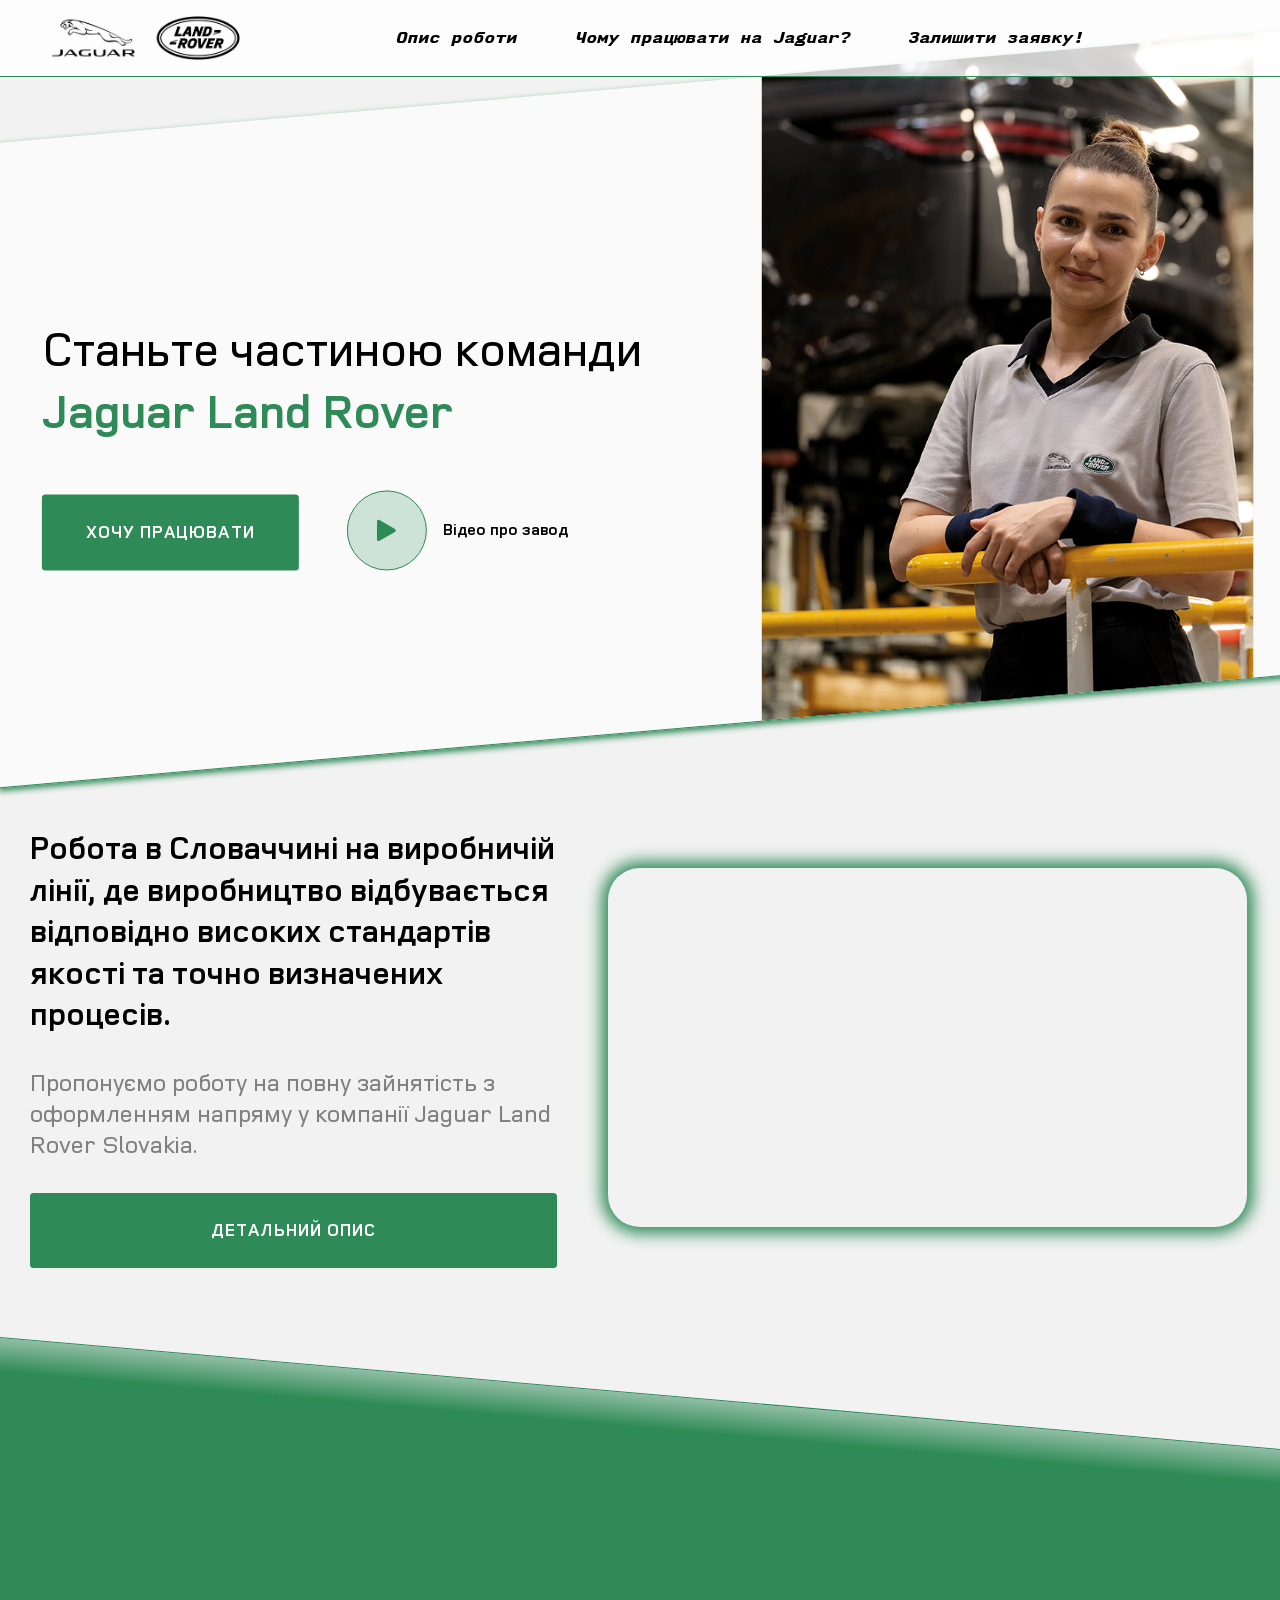
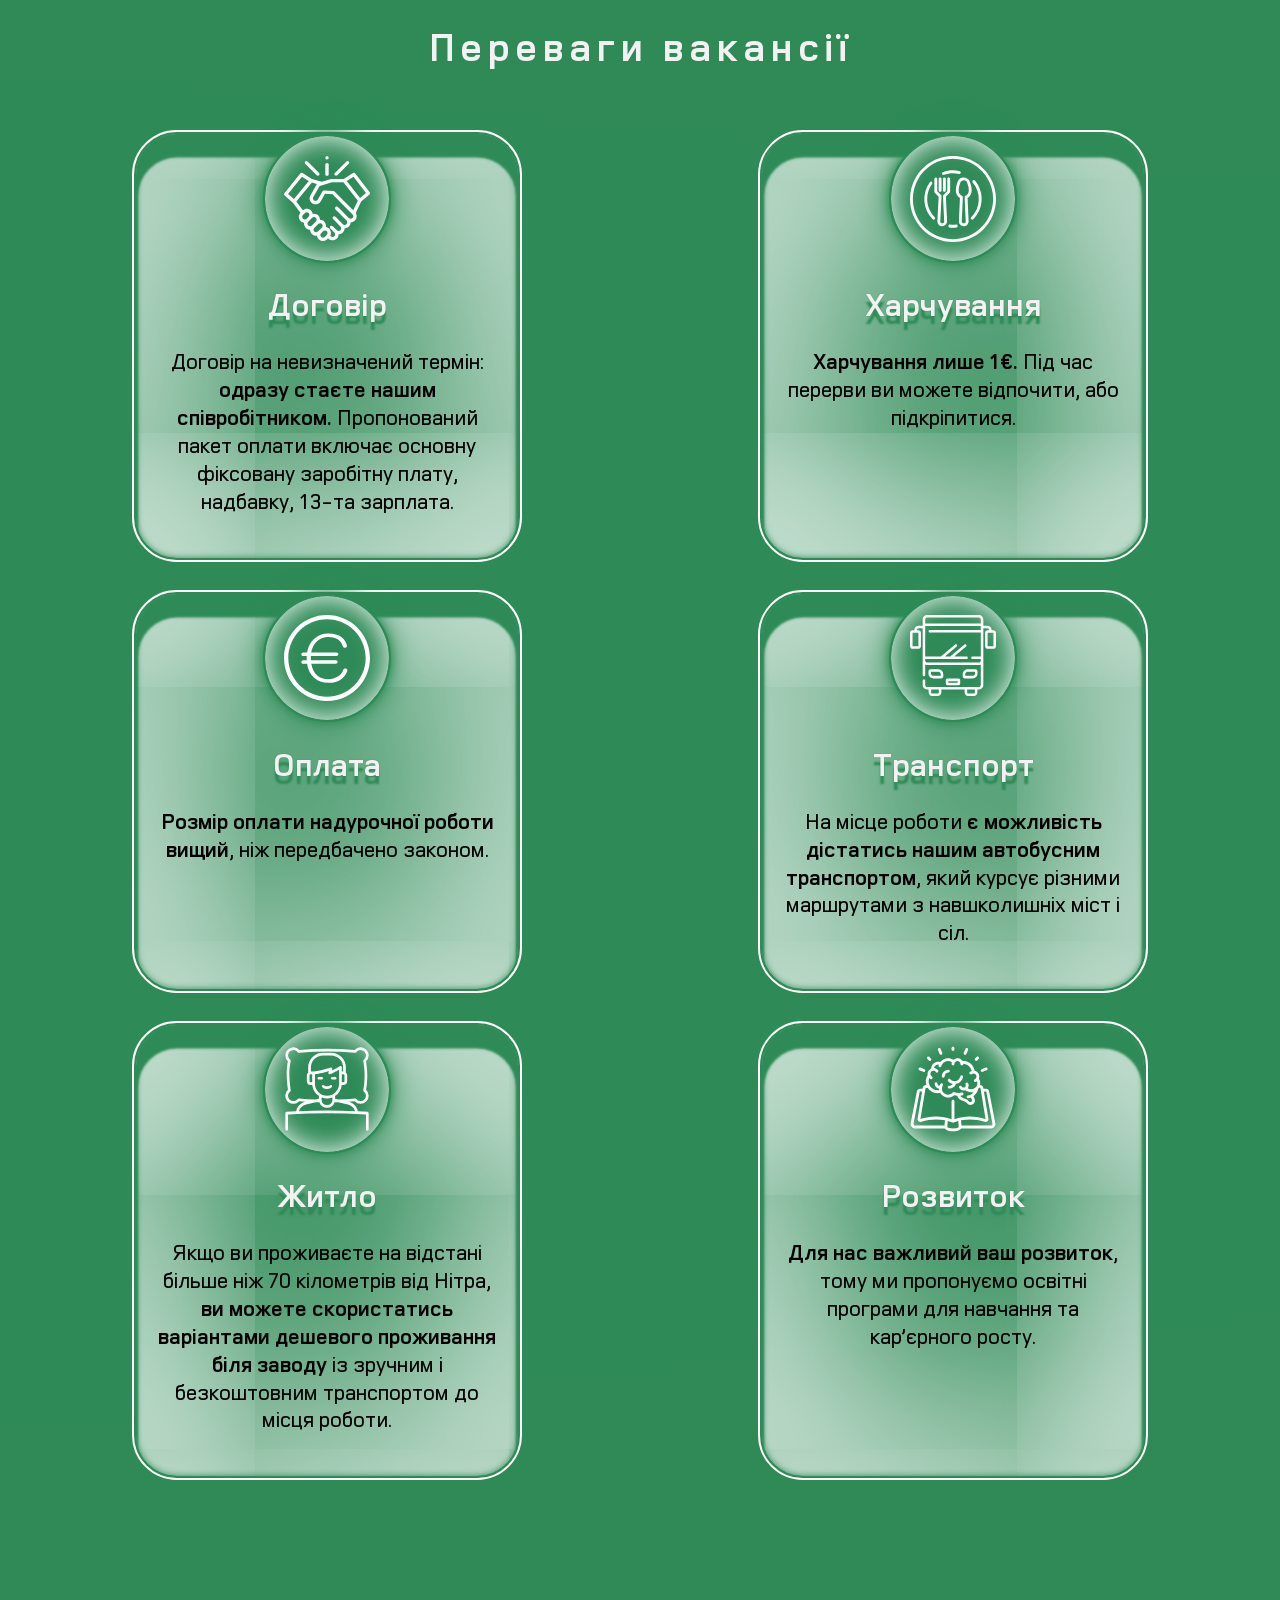
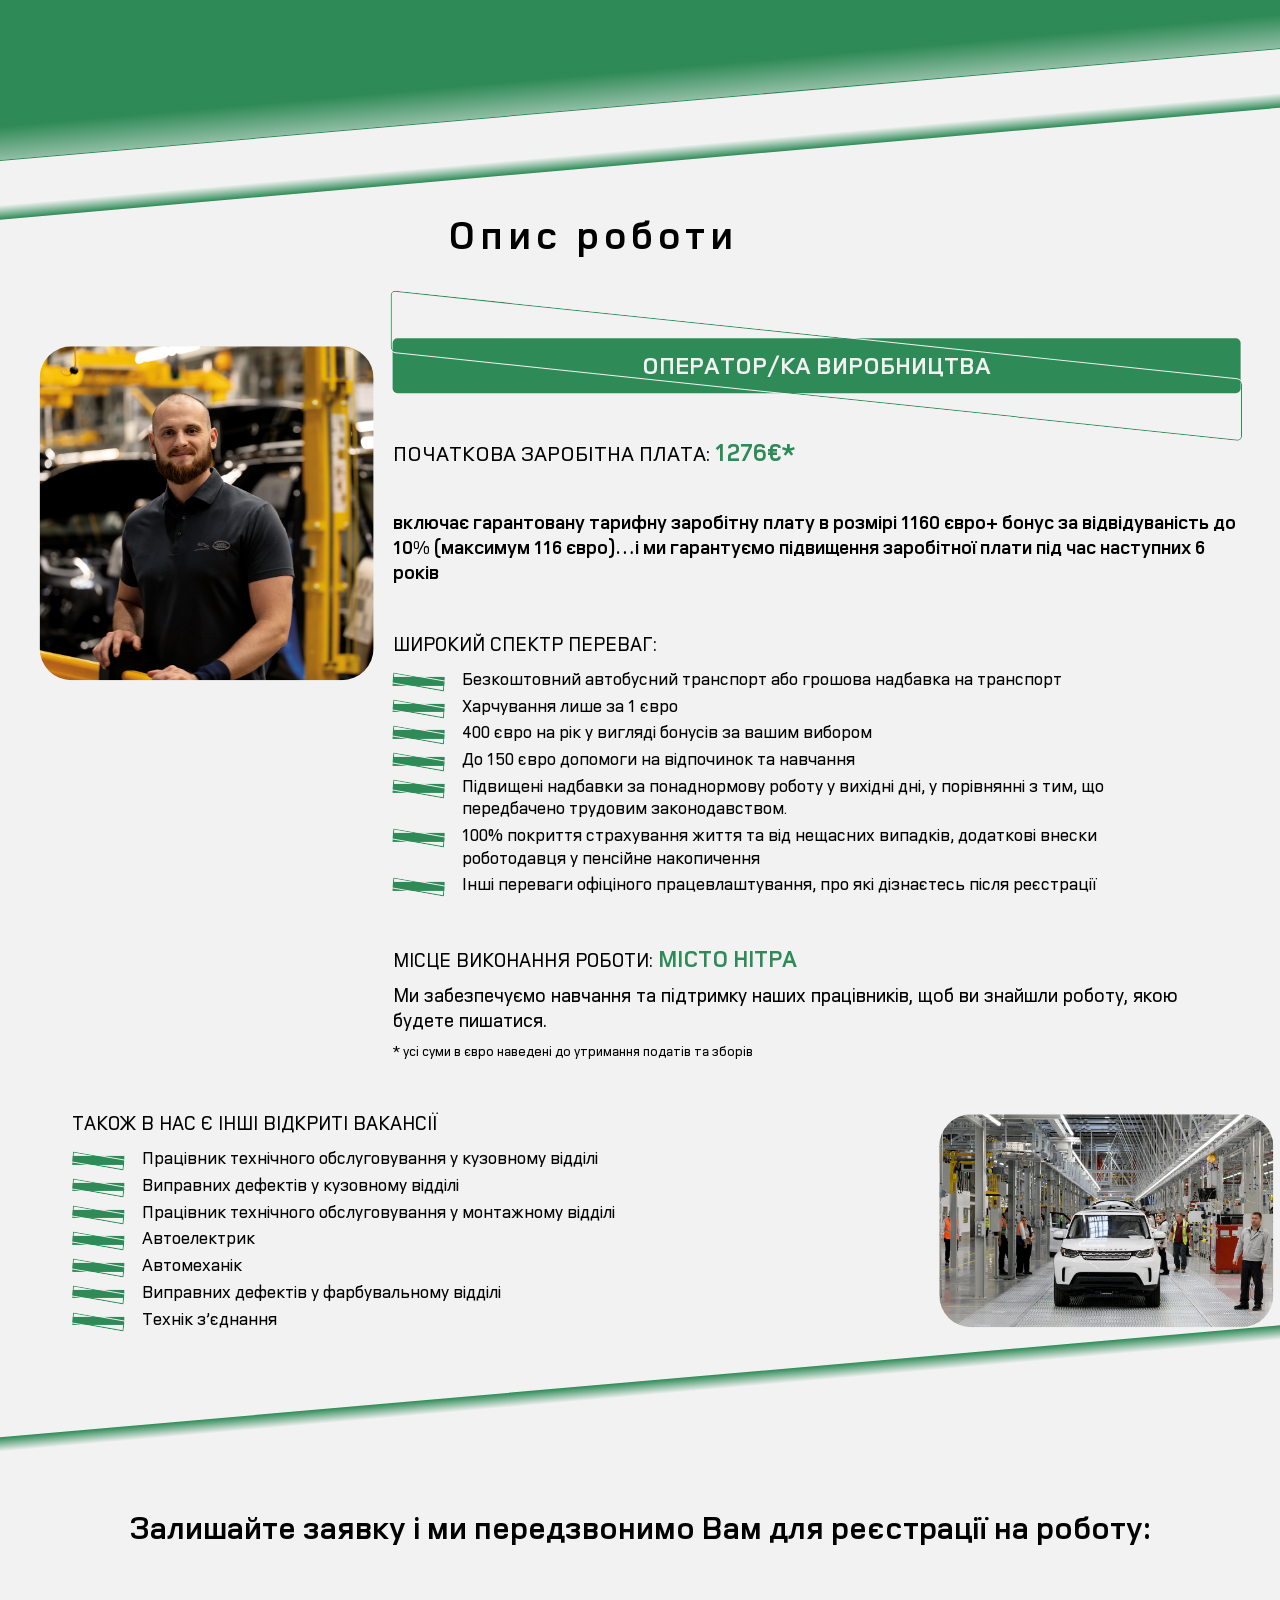
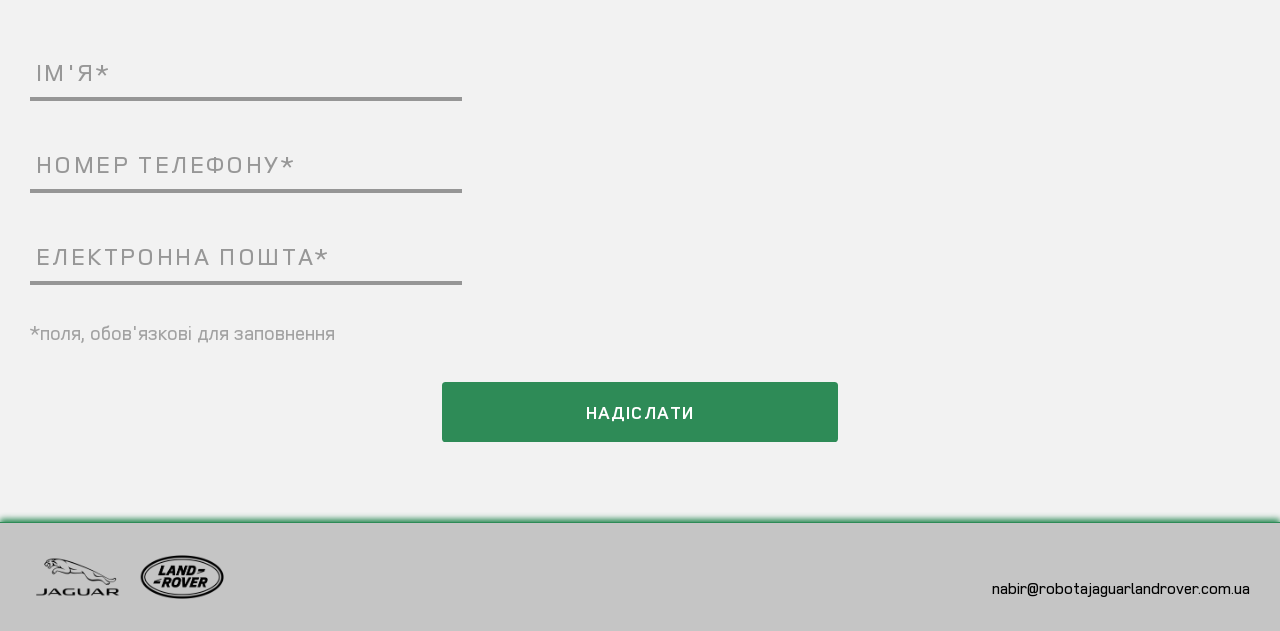
<file: index.html>
<!DOCTYPE html>
<html lang="uk">
<head>
   <meta charset="UTF-8">
   <meta http-equiv="X-UA-Compatible" content="IE=edge">
   <meta name="viewport" content="width=device-width, initial-scale=1.0">
   <link rel="stylesheet" href="css/style.css">
   <title>Lesson_17</title>
</head>
<body>
   <div class="wrapper">
      <header class="header">
         <div class="header__container">
            <div class="header__content conten-header">
               <div class="content-header__logo logo-block">
                  <div class="logo-block__image">
                     <img title="На початок сторінки" data-goto=".heading__container" class="link" src="img/logo/cropped-JLR-logo.webp" alt="logo">
                  </div>
               </div>
               <nav class="content-header__nav nav-block">
                  <ul class="nav-block__items">
                     <li class="nav-block__item">
                        <a data-goto=".work__title" href="#" class="nav-block__link link">
                           Опис роботи
                        </a>
                     </li>
                     <li class="nav-block__item">
                        <a data-goto=".benefits__title" href="#" class="nav-block__link link">
                           Чому працювати на Jaguar?
                        </a>
                     </li>
                     <li class="nav-block__item">
                        <a data-goto=".form__title" href="#" class="nav-block__link link">
                           Залишити заявку!
                        </a>
                     </li>
                     
                  </ul>
               </nav>
               <div class="content-header__icon">
                  <span></span>
               </div>
            </div>
         </div>
      </header>
      <main class="main">
         <section class="main__heading heading">
            <div class="heading__container">
               <div class="heading__content">
                  <div class="heading__title title-block">
                     <h1>Станьте частиною команди<br><b>Jaguar Land Rover</b></h1>
                  </div>
                  <div class="heading__action action-button">
                     <div class="action-button button-bg">
                        <a data-goto=".form__title" href="#" class="button-bg__link link">Хочу працювати
                        </a>
                     </div>
                     <div class="action-button button-play">
                        <a href="https://www.youtube.com/watch?v=NEhsQ5lwHX8" class="button-play__link">
                           <span>Відео про завод
                           </span>
                        </a>
                     </div>
                  </div>
               </div>
               <div class="heading__media">
                  <div class="heading__image">
                     <img src="img/pictures/1.webp" alt="picture">
                  </div>
               </div>
            </div>
         </section>
         <div class="main__video video">
            <div class="video__container">
               <div class="video__text text-block">
                  <p class="text-block__item">Робота в Словаччині на виробничій лінії, де виробництво відбувається відповідно високих стандартів якості та точно
                  визначених процесів.</p>
                  <p class="text-block__item">Пропонуємо роботу на повну зайнятість з оформленням напряму у компанії Jaguar Land Rover Slovakia.</p>
                  <div class="text-block__button button-bg">
                     <a data-goto=".work__title" href="#" class="button-bg__link link">Детальний опис
                     </a>
                  </div>
               </div>
               <div class="video__content">
                  <div class="video__wrap">
                     <iframe src="https://www.youtube.com/embed/NEhsQ5lwHX8?controls=1" title="YouTube video player" allow="accelerometer; autoplay; clipboard-write; encrypted-media; gyroscope; picture-in-picture" allowfullscreen></iframe>
                  </div>
               </div>
            </div>
         </div>
         <section class="benefits" id="benefits">
            <div class="benefits__container">
               <div class="benefits__title">
                  <h2>Переваги вакансії</h2>
               </div>
               <div class="benefits__items items-benefits">
                  <div class="items-benefits__bunner bunner">
                     <div class="bunner__icon icon-hand">
                     </div>
                     <div class="bunner__title">Договір
                     </div>
                     <div class="bunner__text">
                        Договір на невизначений термін: <b> одразу стаєте нашим співробітником.</b>
                        Пропонований пакет оплати включає основну фіксовану заробітну плату, надбавку, 13-та зарплата.
                     </div>
                  </div>
                  <div class="items-benefits__bunner bunner">
                     <div class="bunner__icon icon-dish">
                     </div>
                     <div class="bunner__title">
                        Харчування
                     </div>
                     <div class="bunner__text">
                        <b>Харчування лише 1€.</b> Під час перерви ви можете відпочити, або підкріпитися.
                     </div>
                  </div>
                  <div class="items-benefits__bunner bunner">
                     <div class="bunner__icon icon-euro">
                     </div>
                     <div class="bunner__title">Оплата
                     </div>
                     <div class="bunner__text">
                        <b>Розмір оплати надурочної роботи вищий</b>, ніж передбачено законом.
                     </div>
                  </div>
                  <div class="items-benefits__bunner bunner">
                     <div class="bunner__icon icon-bus">
                     </div>
                     <div class="bunner__title">
                        Транспорт
                     </div>
                     <div class="bunner__text">
                        На місце роботи <b>є можливість дістатись нашим автобусним транспортом</b>, який курсує різними маршрутами з навшколишніх міст
                        і сіл.
                     </div>
                  </div>
                  <div class="items-benefits__bunner bunner">
                     <div class="bunner__icon icon-sleep">
                     </div>
                     <div class="bunner__title">Житло
                     </div>
                     <div class="bunner__text">
                        Якщо ви проживаєте на відстані більше ніж 70 кілометрів від Нітра,<b> ви можете скористатись варіантами дешевого проживання
                        біля заводу</b> із зручним і безкоштовним транспортом до місця роботи.
                     </div>
                  </div>
                  <div class="items-benefits__bunner bunner">
                     <div class="bunner__icon icon-book">
                     </div>
                     <div class="bunner__title">
                        Розвиток
                     </div>
                     <div class="bunner__text">
                        <b>Для нас важливий ваш розвиток</b>, тому ми пропонуємо освітні програми для навчання та кар’єрного росту.
                     </div>
                  </div>
               </div>
            </div>
         </section>
         <section class="work">
            <div class="work__container">
               <div class="work__title">
                  <h2>Опис роботи</h2>
               </div>
               <div class="work__content">
                  <div class="work__block">
                     <div class="work__image hide">
                        <img src="img/pictures/2.webp" alt="picture">
                     </div>
                     <div class="work__head head-block">
                        <div class="head-block__title">
                           <h3>ОПЕРАТОР/КА ВИРОБНИЦТВА</h3>
                        </div>
                        <div class="head-block__subtitle">
                           ПОЧАТКОВА ЗАРОБІТНА ПЛАТА: <b>1276€*</b>
                        </div>
                        <div class="head-block__text">
                           <p class="head-block__item-bold">включає гарантовану тарифну заробітну плату в розмірі 1160 євро+ бонус за
                              відвідуваність до 10% (максимум 116 євро)…і ми
                              гарантуємо підвищення заробітної плати під час наступних 6 років</p>
                        </div>
                        <div class="head-block__list list-block">
                           <div class="list-block__title">
                              <h4>ШИРОКИЙ СПЕКТР ПЕРЕВАГ:</h4>
                           </div>
                           <ul class="list-block__items">
                              <li class="list-block__item">
                                 <span>Безкоштовний автобусний транспорт або грошова надбавка на транспорт</span>
                              </li>
                              <li class="list-block__item">
                                 <span>Харчування лише за 1 євро</span>
                              </li>
                              <li class="list-block__item">
                                 <span>400 євро на рік у вигляді бонусів за вашим вибором</span>
                              </li>
                              <li class="list-block__item">
                                 <span>До 150 євро допомоги на відпочинок та навчання</span>
                              </li>
                              <li class="list-block__item">
                                 <span>Підвищені надбавки за понаднормову роботу у вихідні дні, у порівнянні з тим, що передбачено
                                    трудовим законодавством.</span>
                              </li>
                              <li class="list-block__item">
                                 <span>100% покриття страхування життя та від нещасних випадків, додаткові внески роботодавця у пенсійне
                                    накопичення</span>
                              </li>
                              <li class="list-block__item">
                                 <span>Інші переваги офіціного працевлаштування, про які дізнаєтесь після реєстрації</span>
                              </li>
                           </ul>
                        </div>
                        <div class="head-block__text">
                           <div class="head-block__city">МІСЦЕ ВИКОНАННЯ РОБОТИ: <b>МІСТО НІТРА</b></div>
                           <p class="head-block__item">Ми забезпечуємо навчання та підтримку наших працівників, щоб ви знайшли роботу,
                           якою будете пишатися.</p>
                           <p class="head-block__small">* усі суми в євро наведені до утримання податів та зборів</p>
                        </div>
                     </div>
                  </div>
                  <div class="work__block">
                     <div class="work__image">
                        <img src="img/pictures/a86f6cb8-eba3-445c-be76-f1ad46ae2a42.webp" alt="picture">
                     </div>
                     <div class="work__bottom bottom-block">
                        <div class="bottom-block__list list-block">
                           <div class="list-block__title">
                              <h4>ТАКОЖ В НАС Є ІНШІ ВІДКРИТІ ВАКАНСІЇ</h4>
                           </div>
                           <ul class="list-block__items">
                              <li class="list-block__item">
                                 <span>Працівник технічного обслуговування у кузовному відділі</span>
                              </li>
                              <li class="list-block__item">
                                 <span>Виправних дефектів у кузовному відділі</span>
                              </li>
                              <li class="list-block__item">
                                 <span>Працівник технічного обслуговування у монтажному відділі</span>
                              </li>
                              <li class="list-block__item">
                                 <span>Автоелектрик</span>
                              </li>
                              <li class="list-block__item">
                                 <span>Автомеханік</span>
                              </li>
                              <li class="list-block__item">
                                 <span>Виправних дефектів у фарбувальному відділі</span>
                              </li>
                              <li class="list-block__item">
                                 <span>Технік з’єднання</span>
                              </li>
                           </ul>
                        </div>
                     </div>
                  </div>
               </div>
            </div>
         </section>
         <section class="form">
            <div class="form__container">
               <div class="form__title">
                  <h3>Залишайте заявку і ми передзвонимо Вам для реєстрації на роботу:</h3>
               </div>
               <form action="#" class="form__box box-form">
                  <div class="box-form__input">
                     <input type="text" required="required">
                     <span>Ім'я*</span>
                     <i></i>
                  </div>
                  <div class="box-form__input">
                     <input type="tel" required="required">
                     <span>Номер телефону*</span>
                     <i></i>
                  </div>
                  <div class="box-form__input">
                     <input type="email" required="required">
                     <span>Електронна пошта*</span>
                     <i></i>
                  </div>
                  <span class="form__text">*поля, обов'язкові для заповнення</span>
                  <button type="submit" class="form__button button-bg">надіслати</button>
               </form>
            </div>
         </section>
      </main>
      <footer class="footer">
         <div class="footer__container">
            <div class="footer__content">
               <div class="footer__logo logo-block">
                  <div class="logo-block__image">
                     <img title="На початок сторінки" data-goto=".heading__container" class="link" src="img/logo/cropped-JLR-logo.webp"
                        alt="logo">
                  </div>
               </div>
               <div class="footer__email">
                  nabir@robotajaguarlandrover.com.ua
               </div>
            </div>
         </div>
      </footer>
   </div>
   <script src="js/script.js"></script>
</body>
</html>
</file>
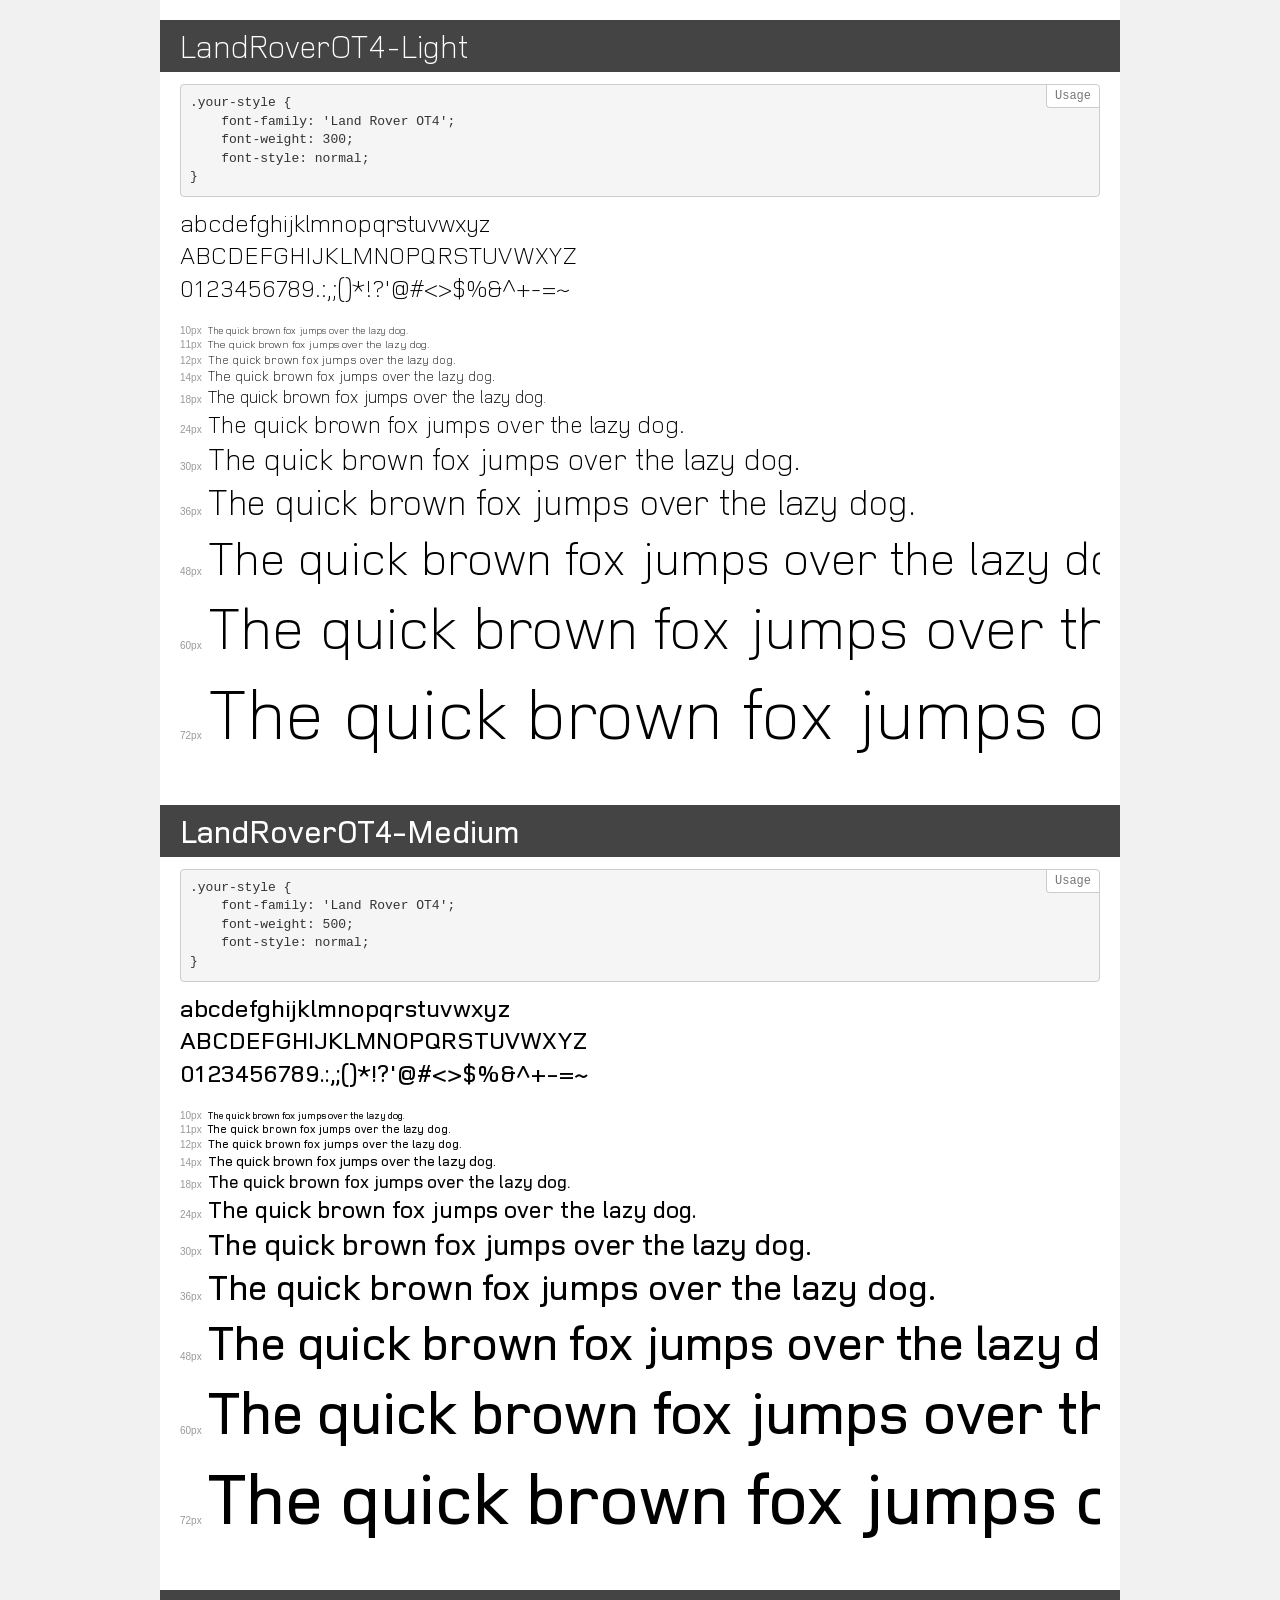
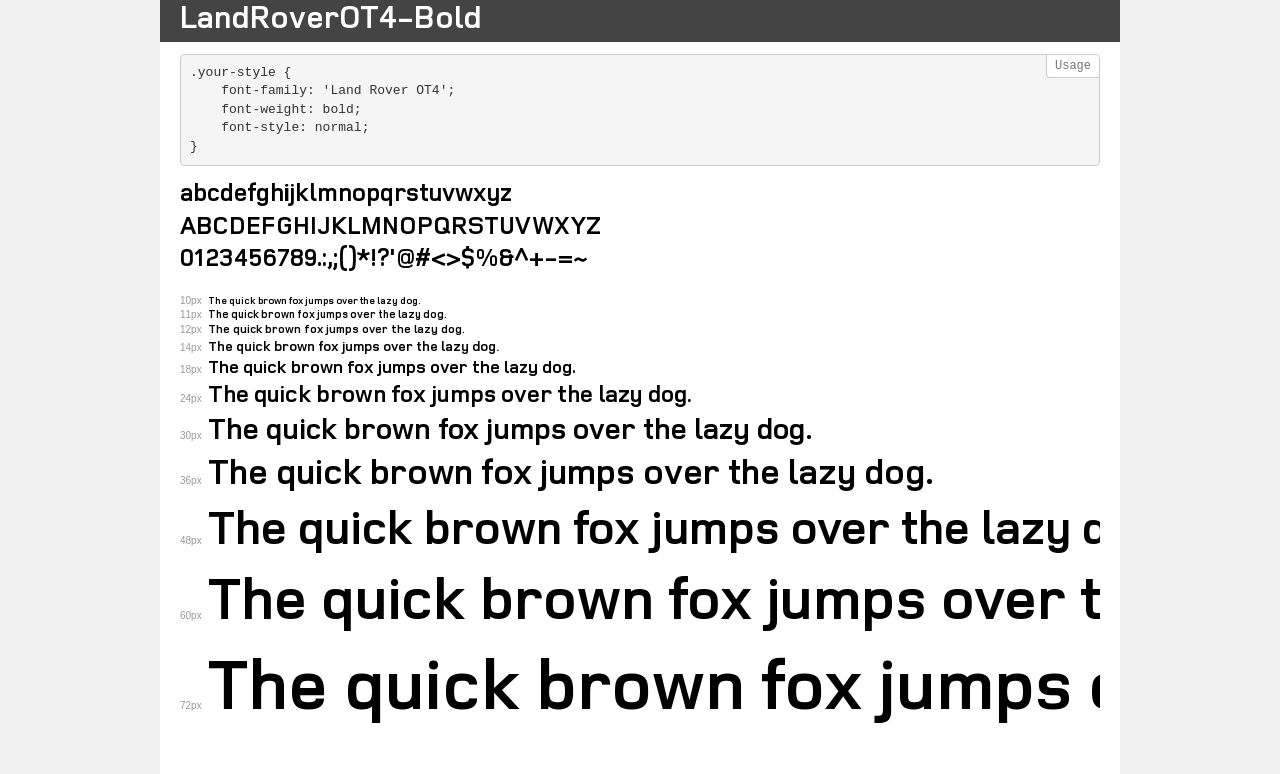
<file: fonts/font/demo.html>
<!DOCTYPE html>
<html>
<head>
    <meta charset="utf-8">
    <meta http-equiv="X-UA-Compatible" content="IE=edge">
    <meta name="viewport" content="width=device-width, initial-scale=1">
    <meta name="robots" content="noindex, noarchive">
    <meta name="format-detection" content="telephone=no">
    <title>Transfonter demo</title>
    <link href="stylesheet.css" rel="stylesheet">
    <style>
        /*
        http://meyerweb.com/eric/tools/css/reset/
        v2.0 | 20110126
        License: none (public domain)
        */
        html, body, div, span, applet, object, iframe,
        h1, h2, h3, h4, h5, h6, p, blockquote, pre,
        a, abbr, acronym, address, big, cite, code,
        del, dfn, em, img, ins, kbd, q, s, samp,
        small, strike, strong, sub, sup, tt, var,
        b, u, i, center,
        dl, dt, dd, ol, ul, li,
        fieldset, form, label, legend,
        table, caption, tbody, tfoot, thead, tr, th, td,
        article, aside, canvas, details, embed,
        figure, figcaption, footer, header, hgroup,
        menu, nav, output, ruby, section, summary,
        time, mark, audio, video {
            margin: 0;
            padding: 0;
            border: 0;
            font-size: 100%;
            font: inherit;
            vertical-align: baseline;
        }
        /* HTML5 display-role reset for older browsers */
        article, aside, details, figcaption, figure,
        footer, header, hgroup, menu, nav, section {
            display: block;
        }
        body {
            line-height: 1;
        }
        ol, ul {
            list-style: none;
        }
        blockquote, q {
            quotes: none;
        }
        blockquote:before, blockquote:after,
        q:before, q:after {
            content: '';
            content: none;
        }
        table {
            border-collapse: collapse;
            border-spacing: 0;
        }
        /* common styles */
        body {
            background: #f1f1f1;
            color: #000;
        }
        .page {
            background: #fff;
            width: 920px;
            margin: 0 auto;
            padding: 20px 20px 0 20px;
            overflow: hidden;
        }
        .font-container {
            overflow-x: auto;
            overflow-y: hidden;
            margin-bottom: 40px;
            line-height: 1.3;
            white-space: nowrap;
            padding-bottom: 5px;
        }
        h1 {
            position: relative;
            background: #444;
            font-size: 32px;
            color: #fff;
            padding: 10px 20px;
            margin: 0 -20px 12px -20px;
        }
        .letters {
            font-size: 25px;
            margin-bottom: 20px;
        }
        .s10:before {
            content: '10px';
        }
        .s11:before {
            content: '11px';
        }
        .s12:before {
            content: '12px';
        }
        .s14:before {
            content: '14px';
        }
        .s18:before {
            content: '18px';
        }
        .s24:before {
            content: '24px';
        }
        .s30:before {
            content: '30px';
        }
        .s36:before {
            content: '36px';
        }
        .s48:before {
            content: '48px';
        }
        .s60:before {
            content: '60px';
        }
        .s72:before {
            content: '72px';
        }
        .s10:before, .s11:before, .s12:before, .s14:before,
        .s18:before, .s24:before, .s30:before, .s36:before,
        .s48:before, .s60:before, .s72:before {
            font-family: Arial, sans-serif;
            font-size: 10px;
            font-weight: normal;
            font-style: normal;
            color: #999;
            padding-right: 6px;
        }
        pre {
            display: block;
            position: relative;
            padding: 9px;
            margin: 0 0 10px;
            font-family: Monaco, Menlo, Consolas, "Courier New", monospace !important;
            font-size: 13px;
            line-height: 1.428571429;
            color: #333;
            font-weight: normal !important;
            font-style: normal !important;
            background-color: #f5f5f5;
            border: 1px solid #ccc;
            overflow-x: auto;
            border-radius: 4px;
        }
        pre:after {
            display: block;
            position: absolute;
            right: 0;
            top: 0;
            content: 'Usage';
            line-height: 1;
            padding: 5px 8px;
            font-size: 12px;
            color: #767676;
            background-color: #fff;
            border: 1px solid #ccc;
            border-right: none;
            border-top: none;
            border-radius: 0 4px 0 4px;
            z-index: 10;
        }
        /* responsive */
        @media (max-width: 959px) {
            .page {
                width: auto;
                margin: 0;
            }
        }
    </style>
</head>
<body>
<div class="page">
    <div class="demo" style="font-family: 'Land Rover OT4'; font-weight: 300; font-style: normal;">
        <h1>LandRoverOT4-Light</h1>
        <pre>.your-style {
    font-family: 'Land Rover OT4';
    font-weight: 300;
    font-style: normal;
}</pre>
        <div class="font-container">
            <p class="letters">
                abcdefghijklmnopqrstuvwxyz<br>
ABCDEFGHIJKLMNOPQRSTUVWXYZ<br>
                0123456789.:,;()*!?'@#<>$%&^+-=~
            </p>
            <p class="s10" style="font-size: 10px;">The quick brown fox jumps over the lazy dog.</p>
            <p class="s11" style="font-size: 11px;">The quick brown fox jumps over the lazy dog.</p>
            <p class="s12" style="font-size: 12px;">The quick brown fox jumps over the lazy dog.</p>
            <p class="s14" style="font-size: 14px;">The quick brown fox jumps over the lazy dog.</p>
            <p class="s18" style="font-size: 18px;">The quick brown fox jumps over the lazy dog.</p>
            <p class="s24" style="font-size: 24px;">The quick brown fox jumps over the lazy dog.</p>
            <p class="s30" style="font-size: 30px;">The quick brown fox jumps over the lazy dog.</p>
            <p class="s36" style="font-size: 36px;">The quick brown fox jumps over the lazy dog.</p>
            <p class="s48" style="font-size: 48px;">The quick brown fox jumps over the lazy dog.</p>
            <p class="s60" style="font-size: 60px;">The quick brown fox jumps over the lazy dog.</p>
            <p class="s72" style="font-size: 72px;">The quick brown fox jumps over the lazy dog.</p>
        </div>
    </div>
    <div class="demo" style="font-family: 'Land Rover OT4'; font-weight: 500; font-style: normal;">
        <h1>LandRoverOT4-Medium</h1>
        <pre>.your-style {
    font-family: 'Land Rover OT4';
    font-weight: 500;
    font-style: normal;
}</pre>
        <div class="font-container">
            <p class="letters">
                abcdefghijklmnopqrstuvwxyz<br>
ABCDEFGHIJKLMNOPQRSTUVWXYZ<br>
                0123456789.:,;()*!?'@#<>$%&^+-=~
            </p>
            <p class="s10" style="font-size: 10px;">The quick brown fox jumps over the lazy dog.</p>
            <p class="s11" style="font-size: 11px;">The quick brown fox jumps over the lazy dog.</p>
            <p class="s12" style="font-size: 12px;">The quick brown fox jumps over the lazy dog.</p>
            <p class="s14" style="font-size: 14px;">The quick brown fox jumps over the lazy dog.</p>
            <p class="s18" style="font-size: 18px;">The quick brown fox jumps over the lazy dog.</p>
            <p class="s24" style="font-size: 24px;">The quick brown fox jumps over the lazy dog.</p>
            <p class="s30" style="font-size: 30px;">The quick brown fox jumps over the lazy dog.</p>
            <p class="s36" style="font-size: 36px;">The quick brown fox jumps over the lazy dog.</p>
            <p class="s48" style="font-size: 48px;">The quick brown fox jumps over the lazy dog.</p>
            <p class="s60" style="font-size: 60px;">The quick brown fox jumps over the lazy dog.</p>
            <p class="s72" style="font-size: 72px;">The quick brown fox jumps over the lazy dog.</p>
        </div>
    </div>
    <div class="demo" style="font-family: 'Land Rover OT4'; font-weight: bold; font-style: normal;">
        <h1>LandRoverOT4-Bold</h1>
        <pre>.your-style {
    font-family: 'Land Rover OT4';
    font-weight: bold;
    font-style: normal;
}</pre>
        <div class="font-container">
            <p class="letters">
                abcdefghijklmnopqrstuvwxyz<br>
ABCDEFGHIJKLMNOPQRSTUVWXYZ<br>
                0123456789.:,;()*!?'@#<>$%&^+-=~
            </p>
            <p class="s10" style="font-size: 10px;">The quick brown fox jumps over the lazy dog.</p>
            <p class="s11" style="font-size: 11px;">The quick brown fox jumps over the lazy dog.</p>
            <p class="s12" style="font-size: 12px;">The quick brown fox jumps over the lazy dog.</p>
            <p class="s14" style="font-size: 14px;">The quick brown fox jumps over the lazy dog.</p>
            <p class="s18" style="font-size: 18px;">The quick brown fox jumps over the lazy dog.</p>
            <p class="s24" style="font-size: 24px;">The quick brown fox jumps over the lazy dog.</p>
            <p class="s30" style="font-size: 30px;">The quick brown fox jumps over the lazy dog.</p>
            <p class="s36" style="font-size: 36px;">The quick brown fox jumps over the lazy dog.</p>
            <p class="s48" style="font-size: 48px;">The quick brown fox jumps over the lazy dog.</p>
            <p class="s60" style="font-size: 60px;">The quick brown fox jumps over the lazy dog.</p>
            <p class="s72" style="font-size: 72px;">The quick brown fox jumps over the lazy dog.</p>
        </div>
    </div>
</div>
</body>
</html>
</file>
<file: css/style.css>
@import url(null.css);

@font-face { 
   font-family: "rover";
   src: 
      url("../fonts/land-rover/nk57-monospace-se-eb-it.woff2") format(woff2), 
      url("../fonts/land-rover/nk57-monospace-se-eb-it.woff") format(woff);
   font-display: swap;
   font-weight: 400;
   font-style: normal;
}

@font-face {
   font-family: "land";
   src:
      url('../fonts/land-rover/LandRoverOT4-Light.woff2') format('woff2'),
      url('../fonts/land-rover/LandRoverOT4-Light.woff') format('woff');
   font-weight: 300;
   font-style: normal;
}

@font-face {
   font-family: "land";
   src:
      url('../fonts/land-rover/LandRoverOT4-Medium.woff2') format('woff2'),
      url('../fonts/land-rover/LandRoverOT4-Medium.woff') format('woff');
   font-weight: 500;
   font-style: normal;
}

@font-face {
   font-family: "land";
   src:
      url('../fonts/land-rover/LandRoverOT4-Bold.woff2') format('woff2'),
      url('../fonts/land-rover/LandRoverOT4-Bold.woff') format('woff');
   font-weight: 700;
   font-style: normal;
}

body{
   font-weight: 500;
   font-style: normal;
   font-family: land;
   font-size: 1rem;
   line-height: 1.3;
   position: relative;
   background-color: hsla(0, 0%, 95%, 1);
}

body._lock {
   overflow: hidden;
}


.wrapper{
   overflow: hidden;
   min-height: 100%;
   position: relative;
   display: flex;
   flex-direction: column;
}

.wrapper > main{
   flex-grow: 1;
}

[class*="__container"]{
   max-width: 1290px;
   padding-left: 1.875em;
   padding-right: 1.875em;
   margin: 0 auto;
}

.header {
   position: fixed;
   top: 0;
   left: 0;
   /* left: 50%; */
   width: 100%;
   /* height: 10em; */
   /* max-width: 2000px; */
   padding: 1em;
   z-index: 99;
   border-bottom: 1px solid #2E8B57;
   background-color: rgba(255, 255, 255, 0.8);
   /* transform: translateX(-50%); */
}


.header__container,
.footer__container {
   max-width: 100%;
}

.header__content {
}

.conten-header {
   display: flex;
   justify-content: space-between;
   align-items: center;
   row-gap: 2em;
   column-gap: 2em;
}

.content-header__logo {
   z-index: 1;
}

.logo-block {}

.logo-block__image {
   max-width: 12.5em;
   cursor: pointer;
}

.logo-block__image img{
   max-width: 100%;
}

.content-header__icon._active span{
   transform: scale(0) translate(0, -50%);
}

.content-header__icon._active::before{
   top: 50%;
   transform: rotate(-45deg) translate(0, -50%);
}

.content-header__icon._active::after {
   bottom: 50%;
   transform: rotate(45deg) translate(0, 50%);
}

.content-header__nav {
}

.nav-block {
   font-family: rover;
}

.nav-block__items {
   display: none;
   /* display: flex; */
   /* align-items: center; */
   flex-wrap: wrap;
   row-gap: 0.5em;
   column-gap: 2em;
   font-size: 0.9em;
   padding: 0.25em 0;
   flex-grow: 1;
}

.nav-block__item:hover{
   color: #2E8B57;
}

.nav-block__item:hover a::after,
.nav-block__item:hover a::before{
   transform: scale(1);
}

.nav-block__item {
   padding: 0 1em;
   transition: color 0.3s ease-in-out;
   position: relative;
}

.nav-block__item a{
   display: flex;
   flex-direction: column;
   gap: 0.5em;
}

.nav-block__item a::after,
.nav-block__item a::before{
   content: '';
   width: 100%;
   height: 0.125em;
   background-color: #2E8B57;
   transition: transform 0.3s linear;
   transform: scale(0);
}

.nav-block__item:not(:last-child) a::before,
.nav-block__item:not(:last-child) a::after,
.nav-block__item:not(:first-child) a::before,
.nav-block__item:not(:first-child) a::after{
   transform-origin: center;
}

.nav-block__item:first-child a::before,
.nav-block__item:first-child a::after{
   transform-origin: left;
}

.nav-block__item:last-child a::before,
.nav-block__item:last-child a::after {
   transform-origin: right;
}

.nav-block__link {}

.main__heading {
   /* align-self: center; */
   transform: rotate(-5deg);
   border-bottom: 1px solid #2E8B57;
   box-shadow: 0 3px 6px 0 #2E8B57;
   background-color: hsl(0, 0%, 98%);
}

.heading__container{
   margin-top: 5.5em;
   overflow: hidden;
   display: flex;
   align-items: center;
   justify-content: space-between;
}

.heading {
   margin: 0 -2em;
   position: relative;
}

.heading::before {
   display: none;
   content: '';
   width: 100%;
   height: 100%;
   top: 0;
   right: 0;
   background: url(../img/pictures/1.webp) 50% 20% / cover no-repeat;
   /* z-index: 99; */
   position: absolute;
   opacity: 0.2;
}

.heading__content {
   flex: 0 1 46.125em;
   max-width: 46.125em;
   padding-right: 1em;
   padding-left: 1em;
   display: flex;
   flex-direction: column;
   gap: 3em;
   transform: rotate(5deg);
}

.title-block{
   font-weight: 500;
   font-size: 3em;
   padding-top: 1em;
}

.title-block b{
   color: #2E8B57;
}

.heading__action{
   display: flex;
   column-gap: 3em;
   row-gap: 2em;
   align-items: center;
   flex-wrap: wrap;
   padding-bottom: 1em;
}

.button-bg{
   padding: 1.5em 2.5em;
   background-color: #2E8B57;
   border-radius: 0.2em;
   font-weight: 700;
   color: #fff;
   text-transform: uppercase;
   letter-spacing: 0.06em;
   cursor: pointer;
   transition: all 0.3s ease-in-out;
   display: flex;
   justify-content: center;
   align-items: center;
   font-size: 1.1em;
   max-width: 35em;
}

.button-bg:hover{
   background-color: transparent;
   outline: 1px solid #2E8B57;
   color: #2E8B57;
}

.button-play__link span{
   display: flex;
   flex-direction: column;
}

.button-play__link span::after,
.button-play__link span::before{
   content: '';
   width: 100%;
   height: 0.125em;
   background-color: #2E8B57;
   transition: transform 0.3s linear;
   transform: scaleX(0);
}

.button-play__link span::after{
   transform-origin: right;
}

.button-play__link span::before{
   transform-origin: left;
}

.button-play:hover .button-play__link span::after{
   transform: scaleX(1);
   transform-origin: left;
}

.button-play:hover .button-play__link span::before {
   transform: scaleX(1) translateY(-50%);
   transform-origin: right;
}

.button-play:hover{
   color: #2E8B57;
}

.button-play__link{
   font-weight: 700;
	display: inline-flex;
	align-items: center;
	gap: 1em;
	position: relative;
   transition: all 0.3s linear;
}

.button-play__link::before{
   content: "";
   flex: 0 0 5em;
   width: 5em;
   height: 5em;
   border-radius: 50%;
   background: hsla(146, 50%, 36%, 0.1) url('../img/icons/play.svg') center / auto 1.5em no-repeat;
   left: 0;
   top: 0;
   border: 1px solid #2E8B57;
}

.button-play__link::after{
   content: "";
   position: absolute;
   left: 0;
   width: 5em;
   height: 5em;
   border-radius: 50%;
   background: #2E8B57;
   opacity: 0.12;
   transform: scale(1);
}

.button-play:hover .button-play__link::after{
   animation: play-circle 1s infinite ease;
}

@keyframes play-circle {
   0%{
      transform: scale(1);
   }
   100%{
      opacity: 0;
      transform: scale(1.5);
   }
}

.heading__media {
   flex: 0 1 30.75em;
   max-width: 30.75em;
   transform: rotate(5deg);
   margin: -3em 0;
}

.heading__image {
   position: relative;
   padding-bottom: 150%;
   border-radius: 1em;
   overflow: hidden;
}

.heading__image img{
   position: absolute;
   top: 0;
   right: 0;
   width: 100%;
   height: 100%;
   object-fit: cover;
}


.main__video {}

.video {
   padding: 6em 0 15em 0;
   margin-bottom: 10em;
}

.video__container {
   display: flex;
   row-gap: 2em;
   column-gap: 3em;
}

.video__text {
   display: flex;
   flex-direction: column;
   flex: 1 1 45%;
   row-gap: 2em;
   /* padding: 0 2em; */
   font-weight: 700;
}

.text-block {}

.text-block__item {
   font-size: 2em;
}

.text-block__item:not(:first-child){
   font-weight: 500;
   color: hsl(0, 0%, 50%);
   font-size: 1.5em;
}

.text-block__button {}

.button-bg {}

.button-bg__link {}

.video__content{
   flex: 1 1 55%;
   padding: 0.2em;
}

.video__wrap {
   position: relative;
   padding-bottom: 56.25%;
   height: 0;
   border-radius: 2em;
   overflow: hidden;
   box-shadow: 0 0 1em 0.4em #2E8B57;
}

.video__wrap iframe{
   width: 100%;
   height: 100%;
   position: absolute;
   top: 0;
   left: 0;
}

.benefits {
   margin-bottom: 15em;
   background-color: #2E8B57;
   position: relative;
   padding: 2em 0;
}

.benefits::before,
.benefits::after {
   content: '';
   width: 110%;
   height: 21em;
   position: absolute;
   left: 50%;
   transform-origin: left;
   z-index: 1;
}

.benefits::after {
   transform:translateX(-50%) rotate(-5deg);
   background:
      linear-gradient(0deg,
         hsl(0, 0%, 95%) -10%,
         hsl(146, 50%, 36%) 10%);
   bottom: -21em;
   border-bottom: 1px solid #2E8B57;
}

.benefits::before {
   transform:translateX(-50%) rotate(5deg);
   background:
      linear-gradient(180deg,
         hsl(0, 0%, 95%) -10%,
         hsl(146, 50%, 36%) 10%);
   top: -21em;
   border-top: 1px solid #2E8B57;
}

.benefits__container {
   position: relative;
   z-index: 2;
   margin: -5em auto;
}

/* .benefits__container::before,
.benefits__container::after {
   content: '';
   width: 200%;
   height: 5em;
   display: block;
   left: 50%;
}

.benefits__container::after {
   transform: rotate(-5deg) translateX(-50%);
   background:
      linear-gradient(180deg,
      #2E8B57, hsl(0, 0%, 95%));
   transform-origin: right;
}

.benefits__container::before {
   transform: rotate(5deg) translateX(-50%);
   background:
      linear-gradient(0deg,
      #2E8B57, hsl(0, 0%, 95%));
} */

.benefits__title {
   text-align: center;
   font-size: 2.5em;
   font-weight: 700;
   color: hsl(0, 0%, 95%);
   letter-spacing: 0.125em;
   margin-bottom: 1.5em;
}

.benefits__items {}

.items-benefits {
   /* display: flex; */
   row-gap: 2em;
   column-gap: 2em;
   flex-wrap: wrap;
   justify-content: space-around;
}

.items-benefits__bunner {
   
}

.bunner {
   flex: 0 1 33.333%;
   font-weight: 500;
   font-size: 1.34em;
   display: flex;
   flex-direction: column;
   padding:0 1em 2em;
   max-width: 18em;
   align-items: center;
   text-align: center;
   row-gap: 1em;
   /* background-color: hsl(0, 0%, 95%); */
   border-radius: 2em;
   box-shadow:
      inset 0 1em 0.1em 0.1em #2E8B57,
      inset 0 0 0.3em #2E8B57,
      inset 0 0 10em 2em #fff;
   border: 0.1em solid #2E8B57;
   outline: 0.1em solid #fff;
}

.bunner__icon {
   width: 6em;
   height: 6em;
   border-radius: 50%;
   position: relative;
   box-shadow:
      0 0 0.4em #2E8B57,
      0 0 1.3em 0 #2E8B57,
      inset 0 0 1.3em 0 #fff;
   border: 0.1em solid #2E8B57;
}

.icon-hand{
   background: #2E8B57 url(../img/icons/handshake-1.svg) center / 4em no-repeat;
}

.icon-dish {
   background: #2E8B57 url(../img/icons/dish.svg) center / 4em no-repeat;
}

.icon-euro {
   background: #2E8B57 url(../img/icons/euro-1.svg) center / 4em no-repeat;
}

.icon-bus {
   background: #2E8B57 url(../img/icons/bus.svg) center / 4em no-repeat;
}

.icon-sleep {
   background: #2E8B57 url(../img/icons/sleeping.svg) center / 4em no-repeat;
}

.icon-book {
   background: #2E8B57 url(../img/icons/book.svg) center / 4em no-repeat;
}

.bunner__title {
   font-weight: 700;
   font-size: 1.5em;
   color: hsl(0, 0%, 95%);
   text-shadow: 
      0 0 1px #2E8B57,
      0 8px 2px #2E8B57;
}

.bunner__title b{
   font-weight: 700;
}

.bunner__text {}

.work {
   padding: 5em 0 5em;
   transform: rotate(-5deg);
}

.work::before,
.work::after{
   content: '';
   width: 200%;
   height: 1em;
   display: block;
   transform: translate(-25%);
}

.work::before{
   background:
      linear-gradient(0deg,
         #2E8B57, hsl(0, 0%, 95%) 90%);
}

.work::after{
   background:
      linear-gradient(180deg,
         #2E8B57, hsl(0, 0%, 95%) 90%);
}

.work__container {
}

.work__content{
   padding: 2em 0;
   display: flex;
   flex-direction: column;
   row-gap: 2em;
}

.work__title {
   text-align: center;
   font-size: 2.5em;
   font-weight: 700;
   letter-spacing: 0.125em;
   margin-bottom: 1em;
   margin-top: 1em;
   transform: rotate(5deg);
   /* text-transform: uppercase; */
}

.work__image {
   overflow: hidden;
   padding: 1em;
   max-width: 40em;
   flex: 0 1 30%;
}

.work__image img{
   border-radius: 2em;
   max-width: 100%;
}

.work__block {
   display: flex;
   transform: rotate(5deg);
   flex-wrap: wrap;
}

.work__block:nth-child(even){
   flex-direction: row-reverse;
}

.work__head,
.work__bottom {
   padding: 0.5em 0.2em;
   display: flex;
   flex-direction: column;
   row-gap: 2em;
   column-gap: 1em;
   max-width: 60em;
   flex: 0 1 70%;
}

.head-block {
}

.head-block b{
   color: #2E8B57;
   font-size: 1.2em;
   font-weight: 700;
}

.head-block__title {
   font-size: 1.5em;
   background-color: #2E8B57;
   border-radius: 0.2em;
   text-align: center;
   color: hsl(0, 0%, 95%);
   font-weight: 700;
   padding: 0.5em 0;
   text-transform: uppercase;
   position: relative;
}

.head-block__title::before{
   content: '';
   width: 101%;
   height: 110%;
   position: absolute;
   top: 0;
   left: 0;
   /* background-color: #fff; */
   transform:translate(-0.5%, -5%) rotate(6deg) skewX(6deg);
   border-radius: 0.2em;
   border: 1px solid #2E8B57;
   outline: 1px solid hsl(0, 0%, 95%);
}

.head-block__subtitle {
   font-size: 1.3em;
   padding: 0.5em 0;
   text-transform: uppercase;
}

.head-block__text {
   font-size: 1.2em;
}

.head-block__item-bold {
   font-weight: 700;
}

.head-block__list {
   padding: 0.5em 0;
}

.list-block {
   font-size: 1.2em;
}

.list-block__title {
   padding: 0.25em 0;
   text-transform: uppercase;
}

.list-block__items {
   font-size: 0.9em;
   padding: 0.25em 0;
}

.list-block__item {
   padding: 0.125em 0;
   padding-left: 4em;
   display: flex;
   /* flex-wrap: wrap; */
   row-gap: 0.5em;
   column-gap: 0.5em;
   max-width: 90%;
   align-items: baseline;
   position: relative;
}

.list-block__item::after {
   content: '';
   flex-shrink: 0;
   width: 3em;
   height: 0.55em;
   border: 0.03em solid #2E8B57;
   outline: 0.03em solid hsl(0, 0%, 95%);
   position: absolute;
   /* top: 0; */
   left: 0;
   transform: translateY(0.5em) rotate(5deg) skewY(5deg);
}

.list-block__item::before {
   content: '';
   flex-shrink: 0;
   width: 3em;
   height: 0.5em;
   background-color: #2E8B57;
   /* border-radius: 50%; */
   position: absolute;
   left: 0;
   transform: translateY(0.5em) rotate(0deg);
}

.head-block__city {
   text-transform: uppercase;
}

.head-block__item {
   padding: 0.5em 0;
}


.head-block__small {
   font-size: 0.7em;
}
/* 
.bottom-block{
   display: flex;
   flex-direction: row-reverse;
} */

.form {
   padding: 0 0 5em;
}

.form__container {
}

.form__title {
   font-size: 2em;
   font-weight: 700;
   text-align: center;
   padding: 1em 0;
}

.form__title:not(:last-child){
   margin-bottom: 2em;
}

.form__box:not(:last-child){
   margin-bottom: 2em;
}

.form__box {}

.box-form {
   display: flex;
   flex-direction: column;
   row-gap: 1.5em;
   font-size: 1.5em;
}

.box-form__input {
   position: relative;
   max-width: 18em;
   /* background-color: #2E8B57; */
}

.box-form__input input{
   width: 100%;
   background: transparent;
   color: black;
   border: none;
   outline: none;
   box-shadow: none;
   font-size: 1em;
   letter-spacing: 0.1em;
   padding: 0.5em 0.25em;
   transition: 0.3s;
}

.box-form__input input:valid,
.box-form__input input:focus {
   background-color: hsl(146, 50%, 36%, 0.1);
   border-radius: 0.25em;
}

.box-form__input span{
   position: absolute;
   left: 0;
   color: hsl(0, 0%, 50%, 0.8);
   text-transform: uppercase;
   pointer-events: none;
   letter-spacing: 0.1em;
   transition: 0.3s;
   padding: 0.5em 0.25em;
}

.box-form__input input:valid ~ span,
.box-form__input input:focus ~ span{
   color: #2E8B57;
   transform: translateY(-1.5em);
   font-size: 0.65em;
}

.box-form__input i{
   position: absolute;
   left: 0;
   bottom: 0;
   width: 100%;
   height: 0.15em;
   background-color: hsl(0, 0%, 50%, 0.8);
   overflow: hidden;
}

.box-form__input i::before{
   content: '';
   position: absolute;
   left: -100%;
   width: 100%;
   height: 100%;
   background: linear-gradient(90deg,
      hsl(146, 50%, 36%),
      hsl(146, 50%, 56%),
      hsl(146, 50%, 76%),
      hsl(146, 50%, 36%));
   animation: animate 2s linear infinite;
   transition: 0.3s;
}


@keyframes animate{
   0%{
      background-position-x: 0;
   }
   100%{
      background-position-x: 18em;
   }
}

.box-form__input input:valid~i::before,
.box-form__input input:focus~i::before{
   left: 0;
}

.form__text{
   font-size: 0.8em;
   color: hsl(0, 0%, 50%, 0.7);
}

.form__button {
   margin: 0 auto;
   font-size: 0.75em;
   padding: 1em 8em;
}


.footer__container{
   background-color: hsl(0, 0%, 50%, 0.4);
   border-top: 1px solid #2E8B57;
   box-shadow: 0 -3px 6px 0 #2E8B57;
}

.footer__content{
   display: flex;
   justify-content: space-between;
   padding: 2em 0;
   align-items: flex-end;
}

@media (min-width: 767px) {
   .nav-block__items {
   display: flex;
   align-items: center;
   }

   .video__container {
      align-items: center;
   }

}

@media (min-width:619.98px){
   .items-benefits{
      display: flex;
   }
}

@media (max-width:619.98px) {
   .footer__content{
      flex-direction: column;
      row-gap: 1em;
      align-items: center;
   }

   .work__block .hide{
      display: none;
   }

   .work__block{
      flex-direction: column;
   }

   .work__block:nth-child(even){
      flex-direction: column;
   }

   .bunner {
      flex: 0 1 auto;
      max-width: 30em;
      margin: 1em auto;
   }
   

   .heading__action{
      column-gap: 7em;
   }

   .heading__media{
      display: none;
   }

   .heading::before{
      display: block;
   }
}

@media (max-width: 766.98px) {

   .bunner {
      flex: 0 1 50%;
      max-width: 16.5em;
   }
   
   .video__container{
      flex-direction: column;
   }

   .text-block__button{
      align-self: center;
      padding: 1.5em 6em;
   }

   .content-header__icon{
      display: block;
      position: relative;
      width: 4.5em;
      height: 3em;
      cursor: pointer;
      z-index: 2;
      /* background-color: #2e8b562d; */
   }

   .content-header__icon span,
   .content-header__icon::before,
   .content-header__icon::after{
      left: 0;
      position: absolute;
      height: 10%;
      width: 100%;
      transition: all 0.3s ease 0s;
      background-color: #2E8B57;
   }
   .content-header__icon::before,
   .content-header__icon::after{
      content: '';
   }
   .content-header__icon::before{
      top: 0;
   }
   .content-header__icon::after{
      bottom: 0;
   }
   .content-header__icon span{
      top: 50%;
      transform: translate(0, -50%) scale(1);
   }

   .nav-block__items{
      position: fixed;
      top: -100%;
      left: 0;
      width: 100%;
      height: 100%;
      background-color: hsla(0, 0%, 100%, 1);
      transition: top 0.5s ease-in 0s;
      padding-top: 10em;
      overflow: auto;
      display: flex;
      flex-direction: column;
      gap: 2em;
      /* transform: translateY(-100%); */
   }

   .nav-block__items._active{
      top: 0;
   }

   .nav-block__item a::after,
   .nav-block__item a::before{
   transform: scale(1);
}

   .nav-block__items > li {
   }

   .nav-block__link{
      font-size: 2.3em;
   }

   .nav-block__items::before{
      content: '';
      position: fixed;
      width: 100%;
      height: 5.3em;
      top: 0;
      left: 0;
      background-color: rgba(255, 255, 255, 0.7);
      z-index: 2;
      /* border-bottom: 1px solid #2E8B57; */
   }
}



/* @media (max-width:1046px){
   .heading__container {
      margin-top: 9.1em;
   }
} */

@media (max-width:1203.98px){
   .bunner {
      flex: 0 1 50%;
      max-width: 20.5em;
   }
}

@media (max-width:1079px){
   body{
      font-size: 0.9rem;
   }
   .bunner {
      flex: 0 1 50%;
      max-width: 20.5em;
   }
}

@media (max-width:970px) {
   body {
      font-size: 0.8rem;
   }

   .bunner {
      flex: 0 1 50%;
      max-width: 20.5em;
   }
}

@media (max-width:864px) {
   body {
      font-size: 0.7rem;
   }

   .bunner {
      flex: 0 1 50%;
      max-width: 20.5em;
   }
}
</file>
<file: fonts/font/stylesheet.css>
@font-face {
    font-family: 'Land Rover OT4';
    src: url('LandRoverOT4-Light.eot');
    src: local('LandRoverOT4-Light'),
        url('LandRoverOT4-Light.eot?#iefix') format('embedded-opentype'),
        url('LandRoverOT4-Light.woff2') format('woff2'),
        url('LandRoverOT4-Light.woff') format('woff'),
        url('LandRoverOT4-Light.ttf') format('truetype');
    font-weight: 300;
    font-style: normal;
}

@font-face {
    font-family: 'Land Rover OT4';
    src: url('LandRoverOT4-Medium.eot');
    src: local('LandRoverOT4-Medium'),
        url('LandRoverOT4-Medium.eot?#iefix') format('embedded-opentype'),
        url('LandRoverOT4-Medium.woff2') format('woff2'),
        url('LandRoverOT4-Medium.woff') format('woff'),
        url('LandRoverOT4-Medium.ttf') format('truetype');
    font-weight: 500;
    font-style: normal;
}

@font-face {
    font-family: 'Land Rover OT4';
    src: url('LandRoverOT4-Bold.eot');
    src: local('LandRoverOT4-Bold'),
        url('LandRoverOT4-Bold.eot?#iefix') format('embedded-opentype'),
        url('LandRoverOT4-Bold.woff2') format('woff2'),
        url('LandRoverOT4-Bold.woff') format('woff'),
        url('LandRoverOT4-Bold.ttf') format('truetype');
    font-weight: bold;
    font-style: normal;
}
</file>
